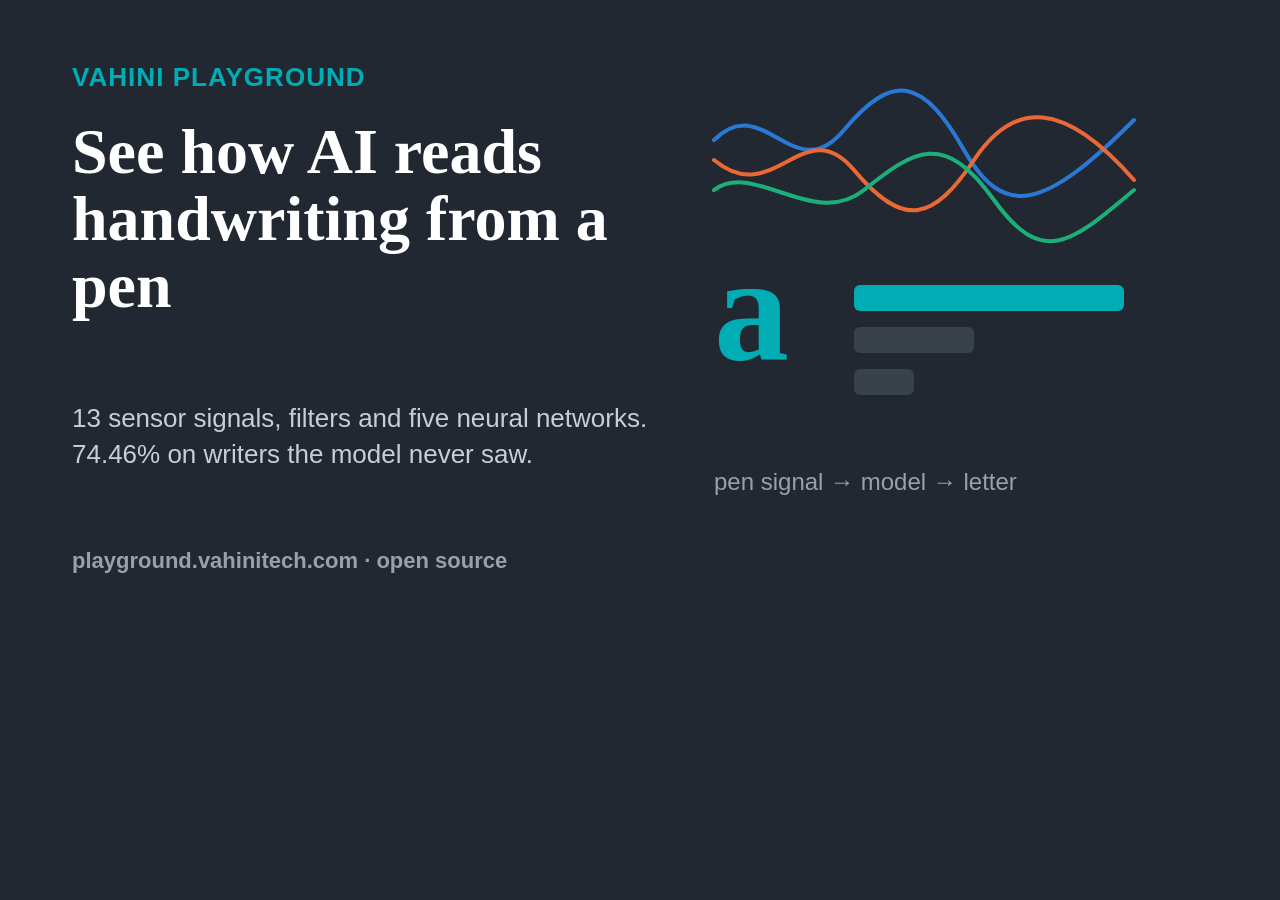
<file: playground/og.html>
<!doctype html>
<!-- Source of og.png (1200x630 social preview). Regenerate with:
     google-chrome --headless=new --window-size=1200,630 --screenshot=og.png og.html -->
<html><head><meta charset="utf-8"><style>
  body{margin:0;width:1200px;height:630px;background:#222831;color:#eee;font-family:Georgia,serif;overflow:hidden;position:relative}
  .k{position:absolute;left:72px;top:64px;font:600 26px/1 -apple-system,"Segoe UI",sans-serif;color:#00ADB5;letter-spacing:.04em}
  h1{position:absolute;left:72px;top:118px;width:640px;font-size:64px;line-height:1.05;margin:0;color:#fff}
  p{position:absolute;left:72px;top:400px;width:600px;font:26px/1.4 -apple-system,"Segoe UI",sans-serif;color:#c9ced3;margin:0}
  .n{position:absolute;left:72px;bottom:56px;font:600 22px -apple-system,"Segoe UI",sans-serif;color:#99a0a8}
  svg{position:absolute;right:56px;top:70px}
</style></head><body>
<div class="k">VAHINI PLAYGROUND</div>
<h1>See how AI reads handwriting from a pen</h1>
<p>13 sensor signals, filters and five neural networks. 74.46% on writers the model never saw.</p>
<div class="n">playground.vahinitech.com · open source</div>
<svg width="440" height="490" viewBox="0 0 440 490">
  <g fill="none" stroke-width="4" stroke-linecap="round">
    <path d="M10 70 C60 20,90 120,140 60 S220 10,260 80 S340 140,430 50" stroke="#2a78d6"/>
    <path d="M10 90 C70 140,100 40,150 100 S230 150,270 90 S360 30,430 110" stroke="#eb6834"/>
    <path d="M10 120 C50 90,110 160,160 120 S240 60,290 130 S370 170,430 120" stroke="#1baf7a"/>
  </g>
  <g font-family="Georgia,serif" font-weight="600">
    <text x="10" y="290" font-size="150" fill="#00ADB5">a</text>
    <rect x="150" y="215" width="270" height="26" rx="6" fill="#00ADB5"/>
    <rect x="150" y="257" width="120" height="26" rx="6" fill="#39414a"/>
    <rect x="150" y="299" width="60" height="26" rx="6" fill="#39414a"/>
  </g>
  <text x="10" y="420" font-family="-apple-system,Segoe UI,sans-serif" font-size="24" fill="#99a0a8">pen signal → model → letter</text>
</svg>
</body></html>
</file>
